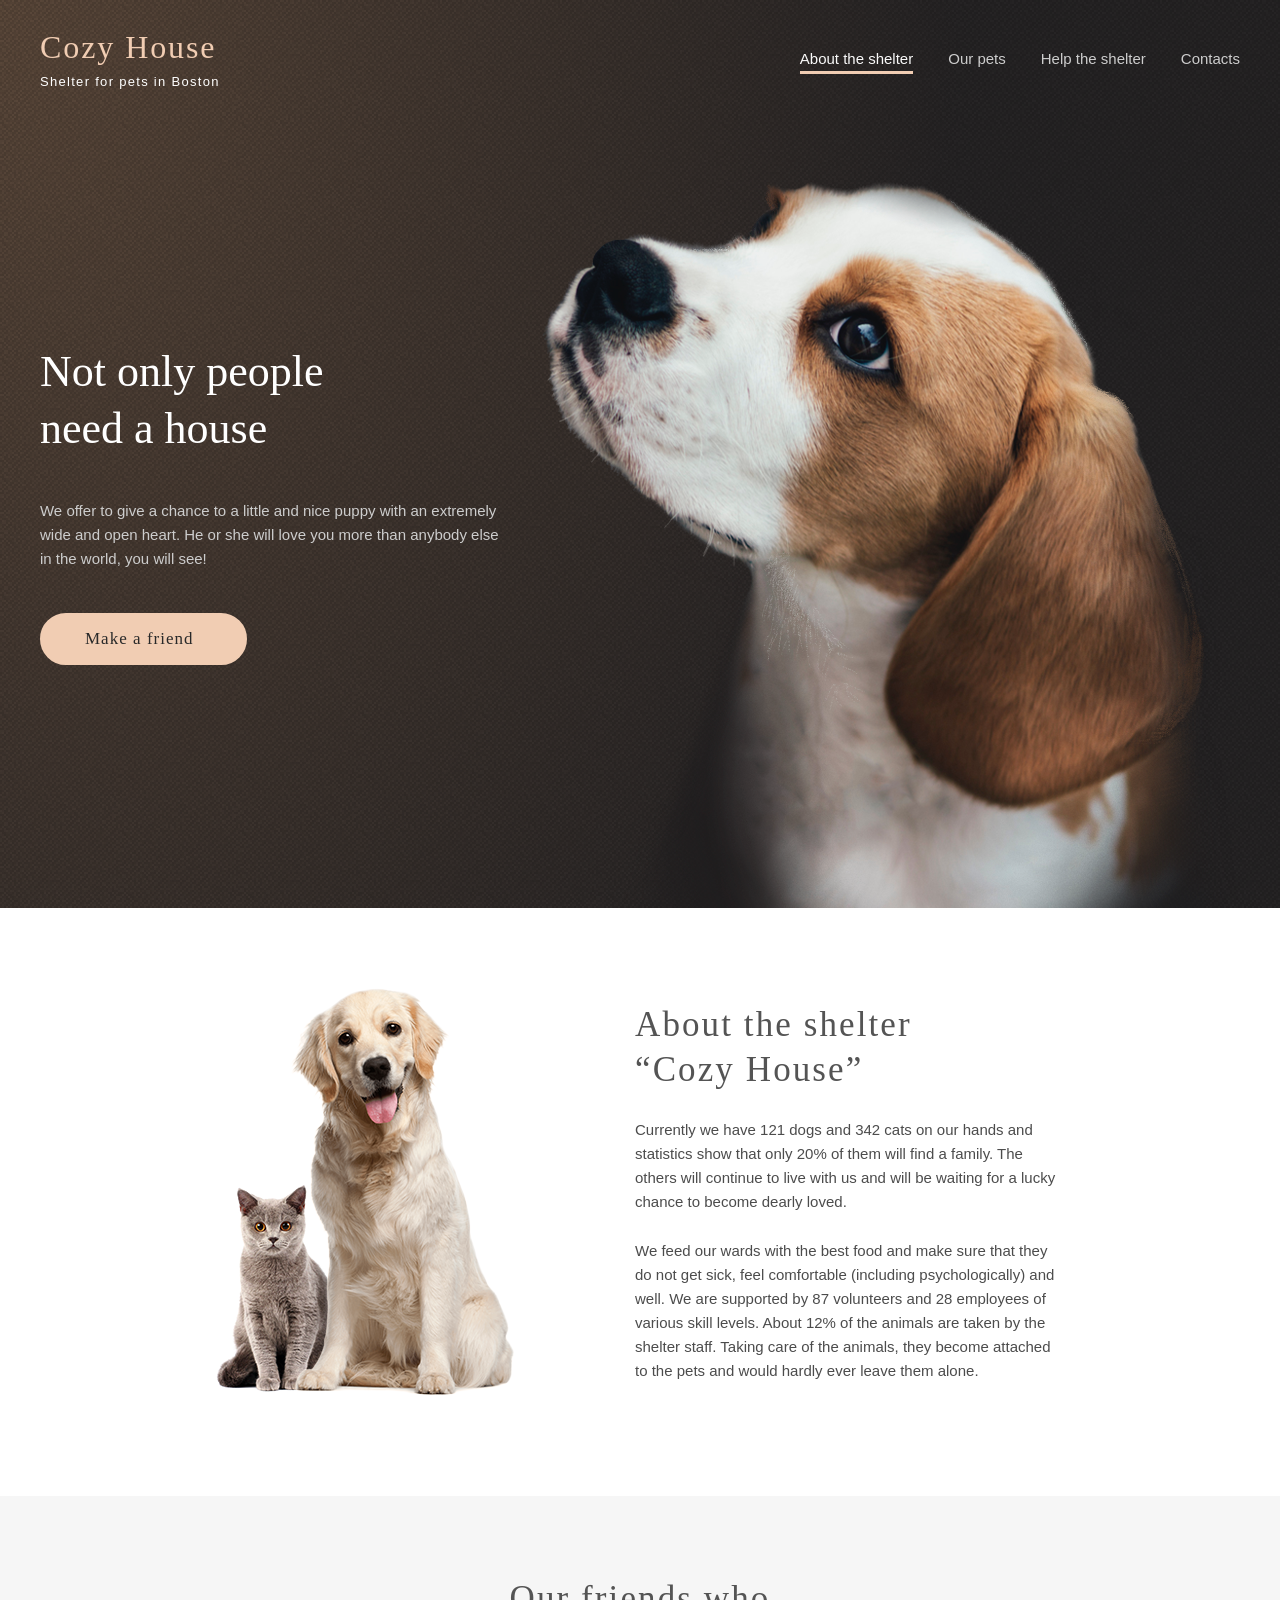
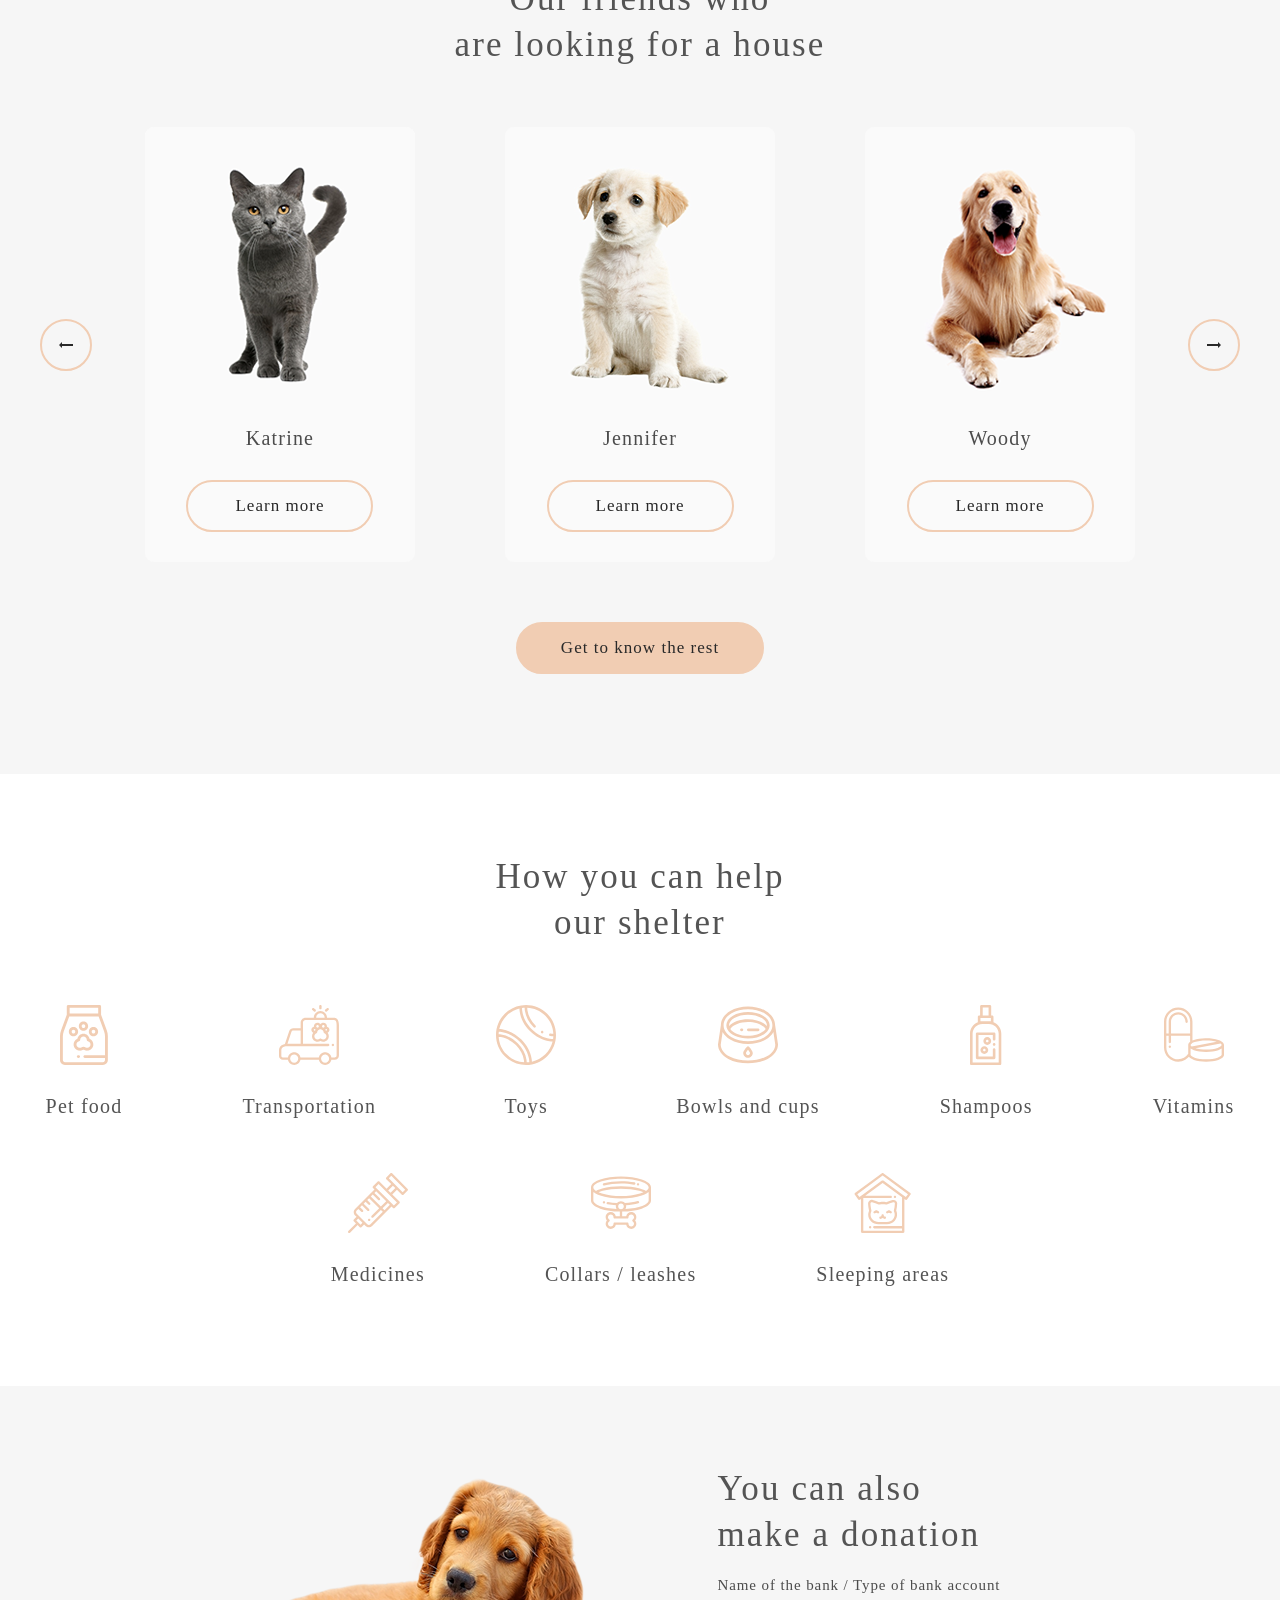
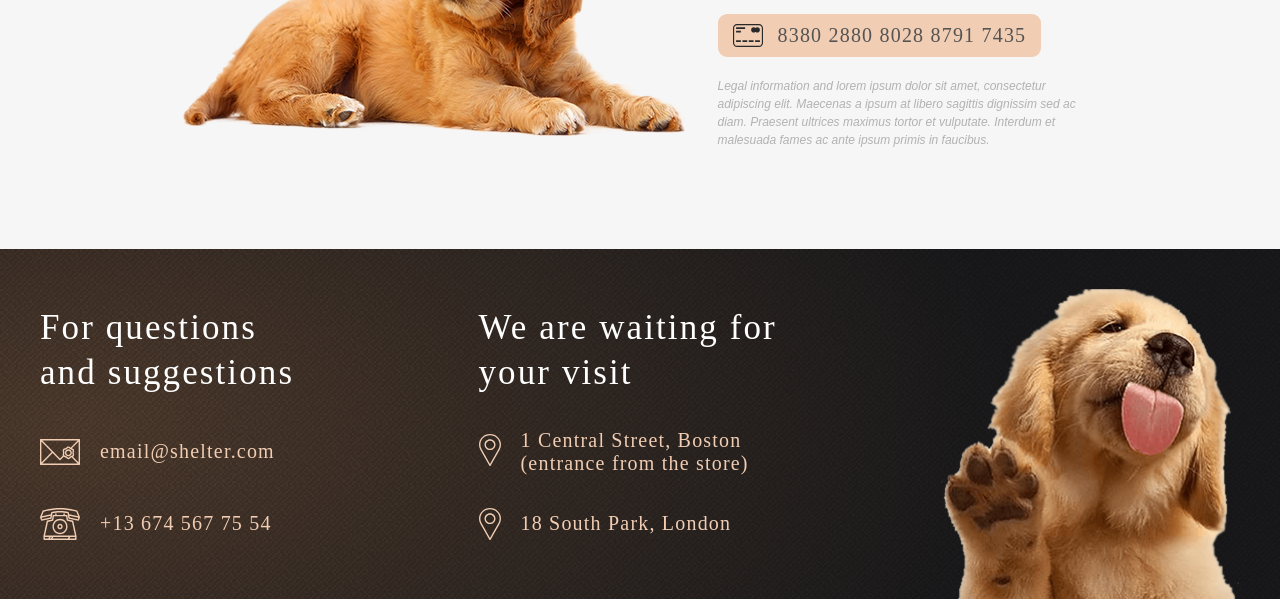
<file: shelter/index.html>
<!doctype html>
<html lang="en">
  <head>
    <meta charset="UTF-8" />
    <meta name="viewport" content="width=device-width, initial-scale=1.0" />

    <link rel="apple-touch-icon" sizes="180x180" href="assets/favicon/apple-touch-icon.png" />
    <link rel="icon" type="image/png" sizes="32x32" href="assets/favicon/favicon-32x32.png" />
    <link rel="icon" type="image/png" sizes="16x16" href="assets/favicon/favicon-16x16.png" />
    <link rel="manifest" href="assets/favicon/site.webmanifest" />

    <link rel="stylesheet" href="css/style.css" />
    <script src="js/index.js" defer></script>

    <title>Cozy House - Shelter for pets in Boston</title>
  </head>
  <body data-page="main">
    <div class="page">
      <header class="page__header">
        <div class="header__container container">
          <a class="logo" href="./">
            <div class="logo__title">Cozy House</div>
            <p class="logo__subtitle">Shelter for pets in Boston</p>
          </a>
          <nav class="header__menu menu">
            <ul class="menu__list">
              <li class="menu__item">
                <a href="#" class="menu__link" aria-current="page"> About the shelter </a>
              </li>
              <li class="menu__item">
                <a href="pets.html" class="menu__link">Our pets</a>
              </li>
              <li class="menu__item">
                <a href="#help" class="menu__link">Help the shelter</a>
              </li>
              <li class="menu__item">
                <a href="#contacts" class="menu__link">Contacts</a>
              </li>
            </ul>
            <div class="menu__icon"><span></span></div>
          </nav>
        </div>
      </header>
      <main class="page__main">
        <section class="hero" id="hero">
          <div class="hero__container container">
            <div class="hero__content">
              <h1 class="hero__title">Not only people<span class="text-line">need a house</span></h1>
              <p class="hero__subtitle">
                We offer to give a chance to a little and nice puppy with an extremely wide and open heart. He or she
                will love you more than anybody else in the world, you will see!
              </p>
              <a class="hero__btn btn btn-link" href="#our-friends"> Make a friend </a>
            </div>
            <div class="hero__image-wrapper">
              <img
                class="hero__image"
                src="assets/img/start-screen-puppy.png"
                width="260"
                height="271"
                alt="cute puppy looking up" />
            </div>
          </div>
        </section>
        <section class="about" id="about">
          <div class="about__container container">
            <div class="about__content">
              <h2 class="about__title section-title">About the shelter<span class="text-line">“Cozy House”</span></h2>
              <p class="about__text">
                Currently we have 121 dogs and 342 cats on our hands and statistics show that only 20% of them will find
                a family. The others will continue to live with us and will be waiting for a lucky chance to become
                dearly loved.
              </p>
              <p class="about__text">
                We feed our wards with the best food and make sure that they do not get sick, feel comfortable
                (including psychologically) and well. We are supported by 87 volunteers and 28 employees of various
                skill levels. About 12% of the animals are taken by the shelter staff. Taking care of the animals, they
                become attached to the pets and would hardly ever leave them alone.
              </p>
            </div>
            <div class="about__image-wrapper">
              <img
                class="about__image"
                src="assets/img/about-pets.png"
                alt="happy cat and dog together"
                width="260"
                height="354" />
            </div>
          </div>
        </section>
        <section class="our-friends" id="our-friends">
          <div class="our-friends__container container">
            <h2 class="our-friends__title section-title">
              Our friends who<span class="text-line">are looking for a house</span>
            </h2>
            <div class="our-friends__slider slider">
              <div class="slider__wrapper">
                <div class="slider__content">
                  <article class="slider__card card">
                    <img
                      class="card__image"
                      src="assets/img/pets-katrine.png"
                      width="270"
                      height="270"
                      alt="Katrine, Cat - British Shorthair" />
                    <h3 class="card__title">Katrine</h3>
                    <button class="card__btn btn" type="button">Learn more</button>
                  </article>
                  <article class="slider__card card">
                    <img
                      class="card__image"
                      src="assets/img/pets-jennifer.png"
                      width="270"
                      height="270"
                      alt="Jennifer, Dog - Labrador" />
                    <h3 class="card__title">Jennifer</h3>
                    <button class="card__btn btn" type="button">Learn more</button>
                  </article>
                  <article class="slider__card card">
                    <img
                      class="card__image"
                      src="assets/img/pets-woody.png"
                      width="270"
                      height="270"
                      alt="Woody, Dog - Golden Retriever" />
                    <h3 class="card__title">Woody</h3>
                    <button class="card__btn btn" type="button">Learn more</button>
                  </article>
                </div>
              </div>
              <button class="slider__btn slider__btn--prev" type="button" aria-label="Previous pets">
                <svg class="slider__btn-icon">
                  <use href="assets/svg/sprite.svg#arrow"></use>
                </svg>
              </button>
              <button class="slider__btn slider__btn--next" type="button" aria-label="Next pets">
                <svg class="slider__btn-icon">
                  <use href="assets/svg/sprite.svg#arrow"></use>
                </svg>
              </button>
            </div>
            <a class="our-friends__btn btn btn-link" href="pets.html"> Get to know the rest </a>
          </div>
        </section>
        <section class="help" id="help">
          <div class="help__container container">
            <h2 class="help__title section-title">How you can help<span class="text-line">our shelter</span></h2>
            <div class="help__wrapper">
              <div class="help__item item">
                <svg class="item__icon">
                  <use href="assets/svg/sprite.svg#food"></use>
                </svg>
                <h3 class="item__title">Pet food</h3>
              </div>
              <div class="help__item item">
                <svg class="item__icon">
                  <use href="assets/svg/sprite.svg#transportation"></use>
                </svg>
                <h3 class="item__title">Transportation</h3>
              </div>
              <div class="help__item item">
                <svg class="item__icon">
                  <use href="assets/svg/sprite.svg#toys"></use>
                </svg>
                <h3 class="item__title">Toys</h3>
              </div>
              <div class="help__item item">
                <svg class="item__icon">
                  <use href="assets/svg/sprite.svg#bowls-and-cups"></use>
                </svg>
                <h3 class="item__title">Bowls and cups</h3>
              </div>
              <div class="help__item item">
                <svg class="item__icon">
                  <use href="assets/svg/sprite.svg#shampoos"></use>
                </svg>
                <h3 class="item__title">Shampoos</h3>
              </div>
              <div class="help__item item">
                <svg class="item__icon">
                  <use href="assets/svg/sprite.svg#vitamins"></use>
                </svg>
                <h3 class="item__title">Vitamins</h3>
              </div>
              <div class="help__item item">
                <svg class="item__icon">
                  <use href="assets/svg/sprite.svg#medicines"></use>
                </svg>
                <h3 class="item__title">Medicines</h3>
              </div>
              <div class="help__item item">
                <svg class="item__icon">
                  <use href="assets/svg/sprite.svg#collars-or-leashes"></use>
                </svg>
                <h3 class="item__title">Collars / leashes</h3>
              </div>
              <div class="help__item item">
                <svg class="item__icon">
                  <use href="assets/svg/sprite.svg#sleeping-area"></use>
                </svg>
                <h3 class="item__title">Sleeping areas</h3>
              </div>
            </div>
          </div>
        </section>
        <section class="donation" id="donation">
          <div class="donation__container container">
            <div class="donation__content">
              <h2 class="donation__title section-title">You can also<span class="text-line">make a donation</span></h2>
              <p class="donation__subtitle">Name of the bank / Type of bank account</p>
              <a class="donation__link btn btn-link" href="#">
                <svg class="donation__card-icon">
                  <use href="assets/svg/sprite.svg#credit-card"></use>
                </svg>
                <h3 class="donation__card-number">8380 2880 8028 8791 7435</h3>
              </a>
              <p class="donation__text">
                Legal information and lorem ipsum dolor sit amet, consectetur adipiscing elit. Maecenas a ipsum at
                libero sagittis dignissim sed ac diam. Praesent ultrices maximus tortor et vulputate. Interdum et
                malesuada fames ac ante ipsum primis in faucibus.
              </p>
            </div>
            <div class="donation__image-wrapper">
              <img
                class="donation__image"
                src="assets/img/donation-dog.png"
                alt="cute red dog"
                width="260"
                height="135" />
            </div>
          </div>
        </section>
      </main>
      <footer class="page__footer" id="contacts">
        <div class="footer__conatiner container">
          <div class="footer__contacts">
            <h2 class="footer__caption">For questions and suggestions</h2>
            <a class="footer__link" href="mailto:email@shelter.com">
              <svg class="footer__icon icon-mail">
                <use href="assets/svg/sprite.svg#mail"></use>
              </svg>
              <span class="footer__link-txt">email@shelter.com</span>
            </a>
            <a class="footer__link" href="tel:+136745677554">
              <svg class="footer__icon icon-phone">
                <use href="assets/svg/sprite.svg#phone"></use>
              </svg>
              <span class="footer__link-txt">+13 674 567 75 54</span>
            </a>
          </div>
          <div class="footer__contacts">
            <h2 class="footer__caption">We are waiting for your visit</h2>
            <a class="footer__link" href="https://maps.app.goo.gl/qWAgjjFCxTzFN1om8" target="_blank">
              <div>
                <svg class="footer__icon icon-pin">
                  <use href="assets/svg/sprite.svg#pin"></use>
                </svg>
              </div>
              <span class="footer__link-txt"> 1 Central Street, Boston (entrance from the store) </span>
            </a>
            <a class="footer__link" href="https://maps.app.goo.gl/Zrut5nDXV7yZ6bX29" target="_blank">
              <svg class="footer__icon icon-pin">
                <use href="assets/svg/sprite.svg#pin"></use>
              </svg>
              <span class="footer__link-txt">18 South Park, London</span>
            </a>
          </div>
          <div class="footer__image-wrapper">
            <img
              class="footer__image"
              src="assets/img/footer-puppy.png"
              alt="cute red puppy"
              width="260"
              height="269" />
          </div>
        </div>
      </footer>
    </div>
  </body>
</html>
</file>
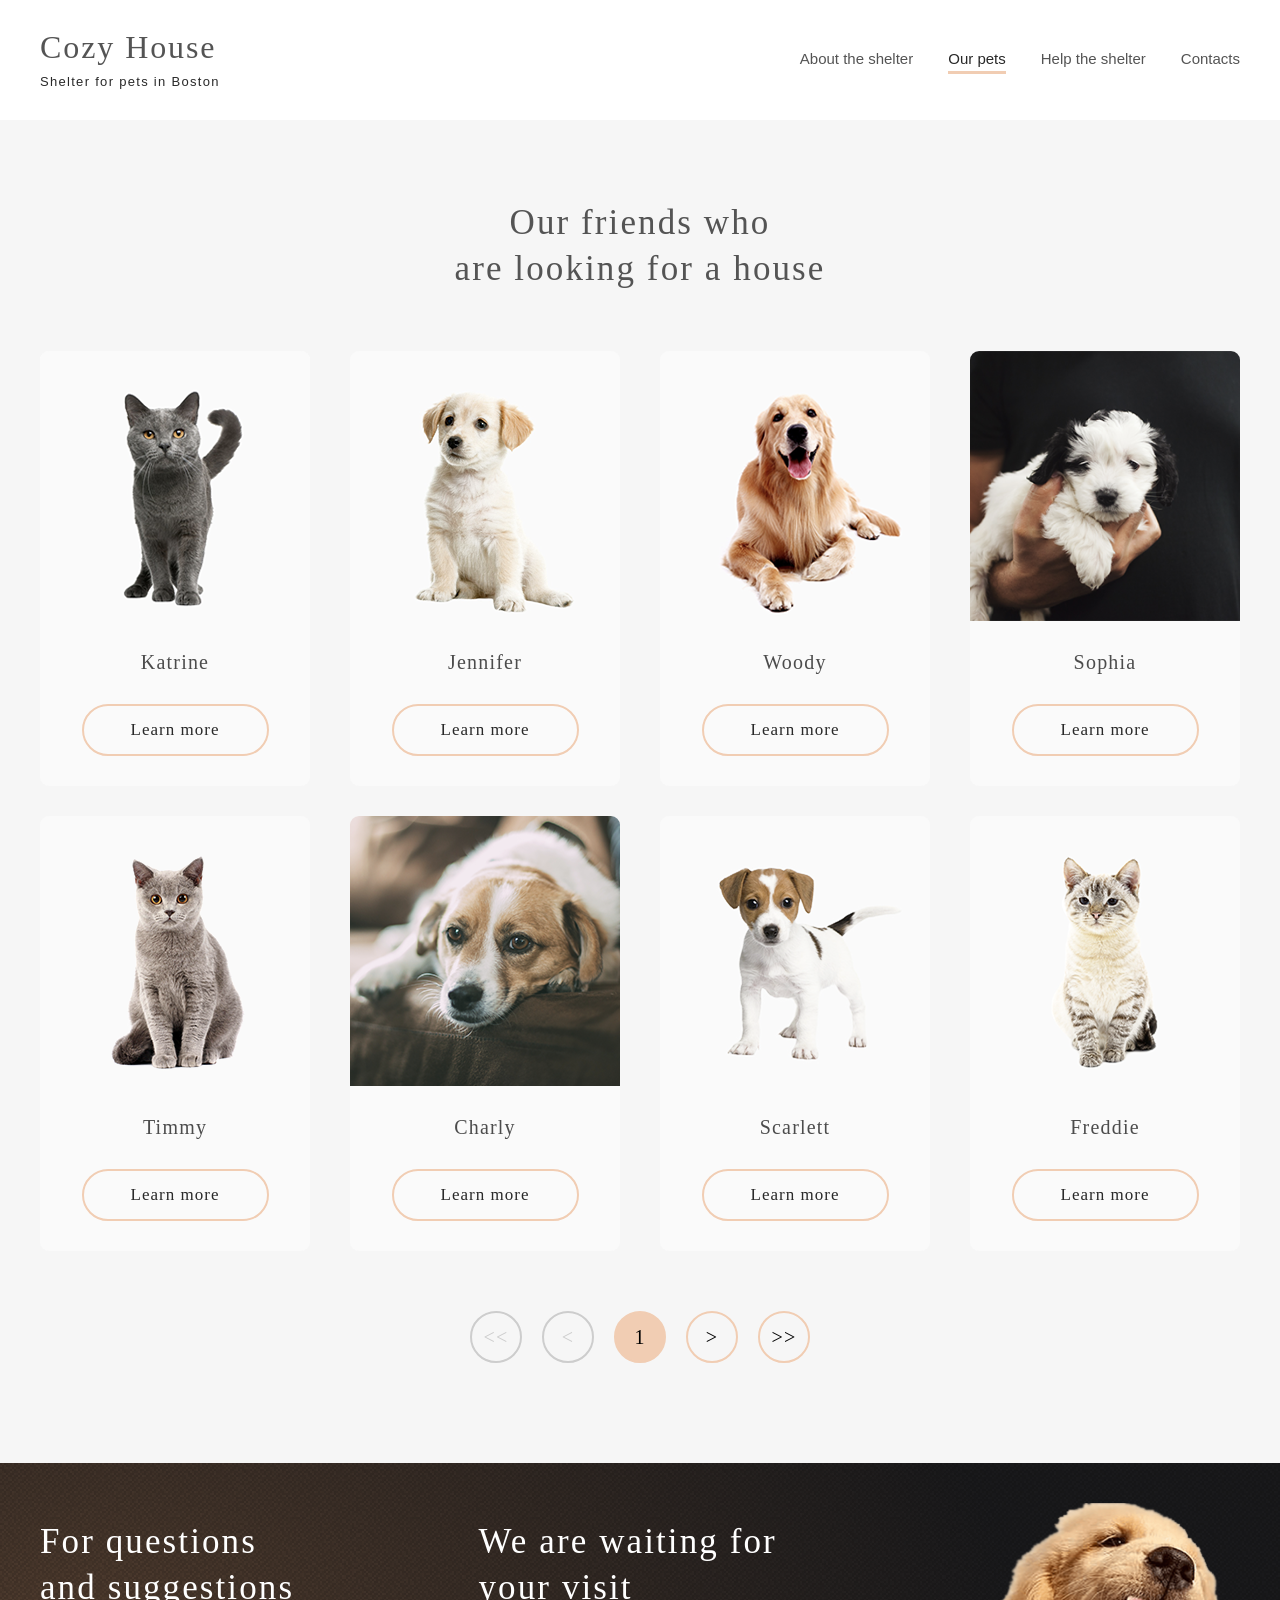
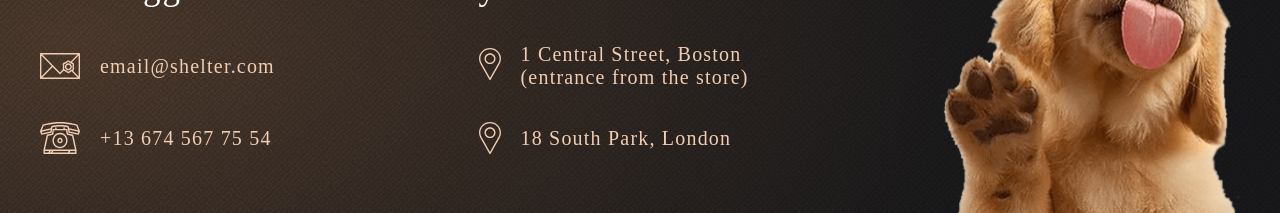
<file: shelter/pets.html>
<!doctype html>
<html lang="en">
  <head>
    <meta charset="UTF-8" />
    <meta name="viewport" content="width=device-width, initial-scale=1.0" />

    <link rel="apple-touch-icon" sizes="180x180" href="assets/favicon/apple-touch-icon.png" />
    <link rel="icon" type="image/png" sizes="32x32" href="assets/favicon/favicon-32x32.png" />
    <link rel="icon" type="image/png" sizes="16x16" href="assets/favicon/favicon-16x16.png" />
    <link rel="manifest" href="assets/favicon/site.webmanifest" />

    <link rel="stylesheet" href="css/style.css" />
    <script src="js/index.js" defer></script>

    <title>Our pets</title>
  </head>
  <body data-page="pets">
    <div class="page">
      <header class="page__header">
        <div class="header__container container">
          <a class="logo" href="index.html">
            <div class="logo__title">Cozy House</div>
            <p class="logo__subtitle">Shelter for pets in Boston</p>
          </a>
          <nav class="header__menu menu">
            <ul class="menu__list">
              <li class="menu__item">
                <a href="index.html" class="menu__link"> About the shelter </a>
              </li>
              <li class="menu__item">
                <a href="pets.html" class="menu__link" aria-current="page"> Our pets </a>
              </li>
              <li class="menu__item">
                <a href="index.html#help" class="menu__link"> Help the shelter </a>
              </li>
              <li class="menu__item">
                <a href="pets.html#contacts" class="menu__link">Contacts</a>
              </li>
            </ul>
            <div class="menu__icon"><span></span></div>
          </nav>
        </div>
      </header>
      <main class="page__main">
        <section class="pets" id="pets">
          <div class="pets__container container">
            <h1 class="pets__title section-title">
              Our friends who<span class="text-line">are looking for a house</span>
            </h1>
            <div class="pets__grid">
              <article class="pets__card card">
                <img
                  class="card__image"
                  src="assets/img/pets-katrine.png"
                  width="270"
                  height="270"
                  alt="Katrine, Cat - British Shorthair" />
                <h2 class="card__title">Katrine</h2>
                <button class="card__btn btn" type="button">Learn more</button>
              </article>
              <article class="pets__card card">
                <img
                  class="card__image"
                  src="assets/img/pets-jennifer.png"
                  width="270"
                  height="270"
                  alt="Jennifer, Dog - Labrador" />
                <h2 class="card__title">Jennifer</h2>
                <button class="card__btn btn" type="button">Learn more</button>
              </article>
              <article class="pets__card card">
                <img
                  class="card__image"
                  src="assets/img/pets-woody.png"
                  width="270"
                  height="270"
                  alt="Woody, Dog - Golden Retriever" />
                <h2 class="card__title">Woody</h2>
                <button class="card__btn btn" type="button">Learn more</button>
              </article>
              <article class="pets__card card">
                <img
                  class="card__image"
                  src="assets/img/pets-sophia.png"
                  width="270"
                  height="270"
                  alt="Sophia, Dog - Shih tzu" />
                <h2 class="card__title">Sophia</h2>
                <button class="card__btn btn" type="button">Learn more</button>
              </article>
              <article class="pets__card card">
                <img
                  class="card__image"
                  src="assets/img/pets-timmy.png"
                  width="270"
                  height="270"
                  alt="Timmy, Cat - British Shorthair" />
                <h2 class="card__title">Timmy</h2>
                <button class="card__btn btn" type="button">Learn more</button>
              </article>
              <article class="pets__card card">
                <img
                  class="card__image"
                  src="assets/img/pets-charly.png"
                  width="270"
                  height="270"
                  alt="Charly, Dog - Jack Russell Terrier" />
                <h2 class="card__title">Charly</h2>
                <button class="card__btn btn" type="button">Learn more</button>
              </article>
              <article class="pets__card card">
                <img
                  class="card__image"
                  src="assets/img/pets-scarlet.png"
                  width="270"
                  height="270"
                  alt="Scarlett, Dog - Jack Russell Terrier" />
                <h2 class="card__title">Scarlett</h2>
                <button class="card__btn btn" type="button">Learn more</button>
              </article>
              <article class="pets__card card">
                <img
                  class="card__image"
                  src="assets/img/pets-freddie.png"
                  width="270"
                  height="270"
                  alt="Freddie, Cat - British Shorthair" />
                <h2 class="card__title">Freddie</h2>
                <button class="card__btn btn" type="button">Learn more</button>
              </article>
            </div>
            <div class="pets__pagination">
              <button class="pets__btn pets__btn--start slider__btn" type="button" aria-label="To first page" disabled>
                &lt;&lt;
              </button>
              <button
                class="pets__btn pets__btn--prev slider__btn"
                type="button"
                aria-label="Previous pets page"
                disabled>
                &lt;
              </button>
              <button class="pets__btn pets__btn--page slider__btn" type="button" aria-label="Current pets page">
                1
              </button>
              <button class="pets__btn pets__btn--next slider__btn" type="button" aria-label="Next pets page">
                &gt;
              </button>
              <button class="pets__btn pets__btn--end slider__btn" type="button" aria-label="To last pets page">
                &gt;&gt;
              </button>
            </div>
          </div>
        </section>
      </main>
      <footer class="page__footer" id="contacts">
        <div class="footer__conatiner container">
          <div class="footer__contacts">
            <h2 class="footer__caption">For questions and suggestions</h2>
            <a class="footer__link" href="mailto:email@shelter.com">
              <svg class="footer__icon icon-mail">
                <use href="assets/svg/sprite.svg#mail"></use>
              </svg>
              <span class="footer__link-txt">email@shelter.com</span>
            </a>
            <a class="footer__link" href="tel:+136745677554">
              <svg class="footer__icon icon-phone">
                <use href="assets/svg/sprite.svg#phone"></use>
              </svg>
              <span class="footer__link-txt">+13 674 567 75 54</span>
            </a>
          </div>
          <div class="footer__contacts">
            <h2 class="footer__caption">We are waiting for your visit</h2>
            <a class="footer__link" href="https://maps.app.goo.gl/qWAgjjFCxTzFN1om8" target="_blank">
              <div>
                <svg class="footer__icon icon-pin">
                  <use href="assets/svg/sprite.svg#pin"></use>
                </svg>
              </div>
              <span class="footer__link-txt"> 1 Central Street, Boston (entrance from the store) </span>
            </a>
            <a class="footer__link" href="https://maps.app.goo.gl/Zrut5nDXV7yZ6bX29" target="_blank">
              <svg class="footer__icon icon-pin">
                <use href="assets/svg/sprite.svg#pin"></use>
              </svg>
              <span class="footer__link-txt">18 South Park, London</span>
            </a>
          </div>
          <div class="footer__image-wrapper">
            <img
              class="footer__image"
              src="assets/img/footer-puppy.png"
              alt="cute red puppy"
              width="260"
              height="269" />
          </div>
        </div>
      </footer>
    </div>
  </body>
</html>
</file>
<file: shelter/css/style.css>
/*=============== VARIABLES CSS ===============*/
:root {
  --color-light-xl: #fff;
  --color-light-l: #f6f6f6;
  --color-light-s: #fafafa;
  --color-dark-s: #cdcdcd;
  --color-dark-m: #b2b2b2;
  --color-dark: #000;
  --color-dark-l: #545454;
  --color-dark-xl: #4c4c4c;
  --color-dark-2xl: #444;
  --color-dark-3xl: #292929;
  --color-primary: #f1cdb3;
  --color-primary-light: #fddcc4;
  --start-screen-gradient-background:
    url("../assets/img/noise_transparent@2x.png"), radial-gradient(75% 40% at 0% 0%, #5b483a 0%, #262425 100%), #211f20;
  --footer-gradient-background:
    url("../assets/img/noise_transparent@2x.png"), radial-gradient(73.6% 150% at 5.78% 50%, #513d2f 0%, #1a1a1c 100%),
    #211f20;

  --font-primary: "Georgia", serif;
  --font-secondary: "Arial", sans-serif;

  --font-regular: 400;

  --font-normal: normal;
  --font-italic: italic;

  --text-h1: clamp(1.5625rem, calc(1.5625rem + (2.75 - 1.5625) * ((100vw - 20rem) / (48 - 20))), 2.75rem); /*25 - 44px*/
  --text-h2: clamp(
    1.5625rem,
    calc(1.5625rem + (2.1875 - 1.5625) * ((100vw - 20rem) / (48 - 20))),
    2.1875rem
  ); /*25 - 35px*/
  --text-logo: 2rem; /*32px*/
  --text-h3: clamp(0.9375rem, calc(0.9375rem + (1.25 - 0.9375) * ((100vw - 20rem) / 28)), 1.25rem); /*15 - 20px*/
  --text-h3-l: 1.25rem;
  --text-button: 1.0625rem; /*17px*/
  --text-body: 0.9375rem; /*15px*/
  --text-logo-s: 0.8125rem; /*13px*/
  --text-body-s: 0.75rem; /*12px*/

  --space-container: clamp(0.625rem, -0.2679rem + 4.4643vw, 1.875rem);
  --space-continer-header: clamp(1.25rem, 0.8036rem + 2.2321vw, 1.875rem);
  --space-continer-l: clamp(1.875rem, 0.9375rem + 1.9531vw, 2.5rem);

  --hero-img-width-mob: clamp(16.25rem, calc(16.25rem + (35.5625 - 16.25) * ((100vw - 20rem) / (48 - 20))), 35.5625rem);
  --hero-img-width-desk: 43.625rem;

  --about-img-width-mob: clamp(16.25rem, calc(16.25rem + (18.75 - 16.25) * ((100vw - 20rem) / (48 - 20))), 18.75rem);
  --about-img-width-desk: 18.75rem;

  --help-item-icon-mob: clamp(3.125rem, calc(3.125rem + (3.75 - 3.125) * ((100vw - 20rem) / 28)), 3.75rem);

  --space-help-item-inline-mob: clamp(1.875rem, calc(1.875rem + (3.75 - 1.875) * ((100vw - 20rem) / 28)), 3.75rem);

  --help-item-size: clamp(8.125rem, calc(8.125rem + (10.625 - 8.125) * ((100vw - 20rem) / 28)), 10.625rem);

  --donation-img-width-mob: clamp(16.25rem, calc(16.25rem + (31.5625 - 16.25) * ((100vw - 20rem) / 28)), 31.5625rem);

  --footer-img-width-mob: clamp(16.25rem, calc(16.25rem + (18.75 - 16.25) * ((100vw - 20rem) / 28)), 18.75rem);

  --slider-content-gap-mob: clamp(
    0.625rem,
    calc(0.625rem + (2.5 - 0.625) * ((100vw - 26.5625rem) / (48 - 26.5625))),
    2.5rem
  );

  --slider-content-gap-tab: clamp(0.75rem, calc(0.75rem + (3.3125 - 0.75) * ((100vw - 48rem) / (80 - 48))), 3.3125rem);

  --slider-content-gap-desk: clamp(0.75rem, calc(0.75rem + (3.3125 - 0.75) * ((100vw - 64rem) / (80 - 64))), 3.3125rem);
}

/*=============== BASE ===============*/
*,
*::before,
*::after {
  box-sizing: border-box;
}

html {
  font-family: system-ui, "Segoe UI", Roboto, Helvetica, Arial, sans-serif, "Apple Color Emoji", "Segoe UI Emoji";
  line-height: 1.15;
  -webkit-text-size-adjust: 100%;
  tab-size: 4;
  scroll-behavior: smooth;
}

html,
body {
  min-height: 100vh;
  min-height: 100dvh;
}

body {
  color: var(--color-dark-xl);
  background: var(--start-screen-gradient-background);
  font-family: var(--font-primary);
  font-style: var(--font-normal);
  font-weight: var(--font-regular);
  font-size: var(--text-body);
  margin: 0;
}

h1,
h2,
h3,
p {
  margin: 0;
}

ul,
ol {
  margin: 0;
  padding: 0;
  list-style: none;
}

a {
  text-decoration: none;
}

button {
  font-family: inherit;
  font-size: 100%;
  line-height: 1.15;
  margin: 0;
}

img {
  max-width: 100%;
  height: auto;
  display: block;
}

/*=============== PAGE ===============*/
.page {
  display: flex;
  flex-direction: column;
  min-height: 100vh;
  min-height: 100dvh;
}

.container {
  width: 100%;
  padding-inline: var(--space-container);
  margin-inline: auto;
}

.page__main {
  flex: 1;
}

.btn {
  min-width: 12.938rem;
  appearance: none;
  border: 2px solid var(--color-primary);
  border-radius: 6.25rem;
  background-color: transparent;
  color: var(--color-dark-3xl);
  padding: 0.813rem 2.688rem;
  font-size: var(--text-button);
  line-height: 1.3;
  letter-spacing: 0.06em;
  cursor: pointer;
  transition:
    background-color 200ms ease,
    border-color 200ms ease;
}

@media (hover: hover) and (pointer: fine) {
  .btn:hover {
    background-color: var(--color-primary-light);
    border-color: var(--color-primary-light);
  }
}

.btn-link {
  background-color: var(--color-primary);
  border-color: var(--color-primary);
}

.section-title {
  font-weight: var(--font-regular);
  font-size: var(--text-h2);
  line-height: 1.3;
  letter-spacing: 0.06em;
  color: var(--color-dark-l);
  text-align: center;
}

.text-line {
  display: block;
}

/*=============== HEADER ===============*/
.header__container {
  display: flex;
  align-items: center;
  padding-block-start: 1.875rem;
  padding-inline: var(--space-continer-header);
}

.logo__title {
  font-size: var(--text-logo);
  line-height: 1.1;
  letter-spacing: 0.06em;
  color: var(--color-primary);
}

.logo__subtitle {
  text-align: end;
  margin-top: 0.625rem;
  margin-right: 1px;
  font-family: var(--font-secondary);
  font-size: var(--text-logo-s);
  letter-spacing: 0.1em;
  color: var(--color-light-xl);
}

.header__menu {
  margin-left: auto;
}

.menu__list {
  position: fixed;
  top: 0;
  right: 0;
  bottom: 0;
  width: 100%;
  max-width: 20rem;
  display: flex;
  flex-direction: column;
  align-items: center;
  justify-content: center;
  gap: 2.688rem;
  background: var(--color-dark-3xl);
  z-index: 10;
  transform: translateX(100%);
}

.menu__link {
  display: block;
  position: relative;
  font-family: var(--font-secondary);
  font-size: var(--text-logo);
  line-height: 1.6;
  color: var(--color-dark-s);
  padding-bottom: 3px;
  transition: color 150ms ease;
}

@media (hover: hover) and (pointer: fine) {
  .menu__link:hover {
    color: var(--color-light-s);
  }
}

.menu__link[aria-current="page"] {
  color: var(--color-light-s);
  cursor: default;
  pointer-events: none;
}

.menu__link[aria-current="page"]::after {
  content: "";
  position: absolute;
  left: 0;
  bottom: 0;
  height: 3px;
  width: 100%;
  background-color: var(--color-primary);
}

.menu__icon {
  position: relative;
  width: 1.875rem;
  height: 1.375rem;
  z-index: 11;
  cursor: pointer;
}

.menu__icon span,
.menu__icon::before,
.menu__icon::after {
  position: absolute;
  left: 0;
  width: 100%;
  height: 0.125rem;
  background-color: var(--color-primary);
}

.menu__icon::before,
.menu__icon::after {
  content: "";
}

.menu__icon span {
  top: 50%;
  transform: translateY(-50%);
}

.menu__icon::before {
  top: 0;
}

.menu__icon::after {
  bottom: 0;
}

@media (min-width: 768px) {
  .container {
    padding-inline: var(--space-continer-l);
  }

  .menu__icon {
    display: none;
  }

  .menu__list {
    position: static;
    transform: translateX(0);
    background: transparent;
    flex-direction: row;
    max-width: 100%;
    gap: 2.188rem;
  }

  .menu__link {
    font-size: var(--text-body);
  }
}

@media (min-width: 1280px) {
  .container {
    max-width: 80rem;
  }
}

/*=============== MAIN ===============*/
/*========== hero ==========*/
.hero__container {
  display: flex;
  flex-direction: column;
  align-items: center;
  gap: 6.563rem;
  padding-block-start: 3.75rem;
}

.hero__content {
  display: flex;
  flex-direction: column;
  align-items: center;
  gap: 2.625rem;
  max-width: 28.75rem;
}

.hero__title {
  font-weight: var(--font-regular);
  font-size: var(--text-h1);
  line-height: 1.3;
  letter-spacing: 0.06em;
  text-align: center;
  color: var(--color-light-xl);
}

.hero__subtitle {
  font-family: var(--font-secondary);
  line-height: 1.6;
  text-align: center;
  color: var(--color-dark-s);
}

.hero__image-wrapper {
  align-self: flex-end;
  width: 100%;
  max-width: var(--hero-img-width-mob);
}

.hero__image {
  width: 100%;
}

@media (min-width: 768px) {
  .hero__container {
    gap: 6.25rem;
  }

  .hero__title,
  .hero__subtitle {
    align-self: flex-start;
    letter-spacing: normal;
    text-align: start;
  }
}

@media (min-width: 1024px) {
  .hero__container {
    flex-direction: row;
    padding-block-start: 5.625rem;
    gap: 2.625rem;
  }

  .hero__content {
    margin-top: -5rem;
  }

  .hero__btn {
    align-self: start;
  }

  .hero__image-wrapper {
    max-width: var(--hero-img-width-desk);
  }
}

/*========== about ==========*/
.about {
  background: var(--color-light-xl);
}

.about__container {
  display: flex;
  flex-direction: column;
  justify-content: center;
  align-items: center;
  padding-block: 2.625rem;
  gap: 2.625rem;
}

.about__content {
  display: flex;
  flex-direction: column;
  align-items: stretch;
  gap: 1.563rem;
  padding-inline: 0.938rem;
  max-width: 26.875rem;
}

.about__text {
  font-family: var(--font-secondary);
  line-height: 1.6;
  text-align: justify;
}

.about__text:not(:first-of-type) {
  margin-top: -3px;
}

.about__image-wrapper {
  width: 100%;
  max-width: var(--about-img-width-mob);
}

.about__image {
  width: 100%;
}

@media (min-width: 768px) {
  .about__container {
    gap: 5rem;
    padding-block: 5rem 6.25rem;
  }

  .about__content {
    padding-inline: 0;
  }

  .about__title,
  .about__text {
    text-align: start;
  }

  .about__text:not(:first-of-type) {
    margin-top: 0;
  }

  .about__image-wrapper {
    max-width: var(--about-img-width-desk);
  }
}

@media (min-width: 1024px) {
  .about__container {
    flex-direction: row;
    gap: 7.5rem;
  }

  .about__content {
    order: 1;
  }
}

/*========== our-friends ==========*/
.our-friends {
  background: var(--color-light-l);
}

.our-friends__container {
  display: flex;
  flex-direction: column;
  justify-content: center;
  align-items: center;
  padding-block: 2.625rem;
  gap: 2.625rem;
}

.slider {
  width: 100%;
  display: flex;
  flex-wrap: wrap;
  align-items: center;
  justify-content: center;
  column-gap: 5rem;
  row-gap: 1.25rem;
}

.slider__wrapper {
  width: 16.875rem;
  overflow: hidden;
  order: 1;
}

.slider__content {
  display: flex;
  align-items: center;
  flex-wrap: nowrap;
  gap: 2.5rem;
}

.card {
  flex: 0 0 100%;
  max-width: 16.875rem;
  display: flex;
  flex-direction: column;
  align-items: center;
  background: var(--color-light-s);
  border-radius: 0.563rem;
  overflow: hidden;
  cursor: pointer;
  transition: background-color 0.2s ease;
}

.card > * {
  margin-bottom: 1.875rem;
}

.card__title {
  font-weight: var(--font-regular);
  font-size: var(--text-h3-l);
  letter-spacing: 0.06em;
}

@media (hover: hover) and (pointer: fine) {
  .card:hover {
    background-color: var(--color-light-xl);
  }
}

.card__btn {
  min-width: 11.688rem;
}

@media (hover: hover) and (pointer: fine) {
  .card:hover .card__btn {
    background-color: var(--color-primary-light);
    border-color: var(--color-primary-light);
  }
}

.slider__btn {
  flex-shrink: 0;
  padding: 0;
  width: 3.25rem;
  height: 3.25rem;
  border-radius: 6.25rem;
  border: 2px solid var(--color-primary);
  background-color: transparent;
  display: flex;
  align-items: center;
  justify-content: center;
  order: 2;
  cursor: pointer;
  transition:
    background-color 0.2s ease,
    border-color 0.2s ease;
}

.slider__btn-icon {
  width: 0.875rem;
  height: 0.375rem;
  color: var(--color-dark-3xl);
}

@media (hover: hover) and (pointer: fine) {
  .slider__btn:hover {
    background-color: var(--color-primary-light);
    border-color: var(--color-primary-light);
  }
}

.slider__btn:disabled {
  border-color: var(--color-dark-s);
  pointer-events: none;
  cursor: default;
  color: var(--color-dark-s);
}

.slider__btn:disabled .slider__btn-icon {
  color: var(--color-dark-s);
}

.slider__btn--next .slider__btn-icon {
  transform: rotate(-180deg);
}

@media (min-width: 425px) {
  .slider {
    flex-wrap: nowrap;
    gap: var(--slider-content-gap-mob);
  }

  .slider__btn--prev {
    order: 0;
  }
}

@media (min-width: 768px) {
  .our-friends__container {
    padding-block: 5rem 6.25rem;
    gap: 3.75rem;
  }

  .slider__wrapper {
    width: calc((16.875rem * 2) + 2.5rem);
  }

  .slider {
    gap: var(--slider-content-gap-tab);
  }
}

@media (min-width: 1024px) {
  .slider__wrapper {
    flex: 1;
  }

  .slider {
    gap: var(--slider-content-gap-desk);
  }

  .slider__content {
    justify-content: space-between;
    gap: 0.5rem;
  }
}

/*========== help ==========*/
.help {
  background: var(--color-light-xl);
}

.help__container {
  display: flex;
  flex-direction: column;
  align-items: center;
  padding-block: 2.625rem;
  padding-inline: 0.938rem;
  gap: 2.625rem;
}

.help__wrapper {
  width: 100%;
  display: grid;
  grid-template-columns: repeat(auto-fill, minmax(var(--help-item-size), 1fr));
  gap: var(--space-help-item-inline-mob);
}

.item {
  display: flex;
  flex-direction: column;
  align-items: center;
  gap: 1.25rem;
}

.item__icon {
  width: var(--help-item-icon-mob);
  height: var(--help-item-icon-mob);
  color: var(--color-primary);
}

.item__title {
  font-weight: var(--font-regular);
  font-size: var(--text-h3);
  line-height: 1.1;
  letter-spacing: 0.06em;
  text-align: center;
  color: var(--color-dark-l);
}

@media (min-width: 768px) {
  .help__container {
    padding-block: 5rem 6.25rem;
    padding-inline: 4.313rem;
    gap: 3.75rem;
  }

  .help__wrapper {
    grid-template-columns: repeat(3, 1fr);
    column-gap: 3.75rem;
    row-gap: 3.438rem;
  }

  .item {
    gap: 1.875rem;
  }

  .item__title {
    line-height: 1.15;
  }
}

@media (min-width: 1024px) {
  .help__container {
    padding-inline: var(--space-container);
  }

  .help__wrapper {
    display: flex;
    column-gap: 7.5rem;
    align-items: center;
    justify-content: center;
    flex-wrap: wrap;
  }
}

/*========== donation ==========*/
.donation {
  background: var(--color-light-l);
}

.donation__container {
  display: flex;
  flex-direction: column;
  align-items: center;
  padding-block: 2.625rem;
  gap: 2.625rem;
}

.donation__content {
  display: flex;
  flex-direction: column;
  align-items: center;
  gap: 1.25rem;
  padding-inline: 0.625rem;
  max-width: 23.75rem;
}

.donation__subtitle {
  line-height: 1.6;
}

.donation__link {
  display: flex;
  align-items: center;
  gap: 0.938rem;
  border-radius: 0.563rem;
  padding: 0.5rem 0.813rem;
  min-width: 17.563rem;
}

.donation__card-icon {
  width: 1.875rem;
  height: 1.438rem;
  color: var(--color-dark-3xl);
}

.donation__card-number {
  font-weight: var(--font-regular);
  font-size: var(--text-h3);
  line-height: 1.1;
  letter-spacing: 0.06em;
  color: var(--color-dark-l);
}

.donation__text {
  font-family: var(--font-secondary);
  font-style: var(--font-italic);
  font-size: var(--text-body-s);
  line-height: 1.5;
  text-align: justify;
  color: var(--color-dark-m);
}

.donation__image-wrapper {
  width: 100%;
  max-width: var(--donation-img-width-mob);
}

.donation__image {
  width: 100%;
}

@media (min-width: 768px) {
  .donation__container {
    padding-block: 5rem 6.25rem;
    gap: 3.75rem;
  }

  .donation__content {
    align-items: start;
    padding-inline: 0;
  }

  .donation__content > * {
    text-align: start;
  }

  .donation__subtitle {
    line-height: 1.1;
    letter-spacing: 0.06em;
  }
}

@media (min-width: 1024px) {
  .donation__container {
    flex-direction: row;
    justify-content: center;
    gap: 1.875rem;
  }

  .donation__content {
    order: 1;
  }
}

/*=============== FOOTER ===============*/
.page__footer {
  background: var(--footer-gradient-background);
}

.footer__conatiner {
  display: flex;
  flex-direction: column;
  flex-wrap: wrap;
  align-items: center;
  padding-block-start: 1.875rem;
  gap: 2.5rem;
}

.footer__contacts {
  display: flex;
  flex-direction: column;
  align-items: center;
  gap: 2.5rem;
}

.footer__caption {
  width: 100%;
  font-weight: var(--font-regular);
  font-size: var(--text-h2);
  line-height: 1.3;
  letter-spacing: 0.06em;
  color: var(--color-light-xl);
  text-align: center;
}

.footer__link {
  display: flex;
  align-items: center;
  gap: 1.25rem;
}

.footer__icon {
  color: var(--color-primary);
  transition: color 0.2s ease;
}

.icon-mail {
  width: 2.5rem;
  height: 1.625rem;
}

.icon-phone {
  width: 2.5rem;
  height: 2rem;
}

.icon-pin {
  width: 1.375rem;
  height: 2rem;
}

.footer__link-txt {
  font-size: var(--text-h3-l);
  line-height: 1.15;
  letter-spacing: 0.06em;
  color: var(--color-primary);
  transition: color 0.2s ease;
}

.footer__link:hover .footer__icon,
.footer__link:hover .footer__link-txt {
  color: var(--color-light-s);
}

.footer__contacts:first-of-type > .footer__link:first-of-type {
  min-height: 2rem;
}

.footer__contacts + .footer__contacts {
  align-items: start;
}

.footer__contacts + .footer__contacts > .footer__caption {
  padding-inline: 0.938rem;
}

.footer__image-wrapper {
  width: 100%;
  max-width: var(--footer-img-width-mob);
}

.footer__image {
  width: 100%;
}

@media (min-width: 768px) {
  .footer__conatiner {
    flex-direction: row;
    justify-content: center;
    column-gap: 3.75rem;
    row-gap: 4.063rem;
  }

  .footer__contacts {
    align-items: start;
  }

  .footer__contacts:first-of-type {
    max-width: 17.438rem;
    gap: 2.5rem;
  }

  .footer__contacts + .footer__contacts {
    max-width: 18.875rem;
    gap: 2.063rem;
  }

  .footer__caption {
    text-align: start;
  }

  .footer__contacts + .footer__contacts > .footer__caption {
    padding-inline: 0;
  }

  @media (min-width: 1024px) {
    .footer__conatiner {
      padding-block-start: 2.5rem;
      flex-wrap: nowrap;
      justify-content: space-between;
      align-items: start;
      gap: 2rem;
    }

    .footer__contacts {
      margin-top: 1rem;
    }
  }
}

/*=============== PETS HEADER  ==============*/
[data-page="pets"] {
  background: var(--color-light-xl);
}

[data-page="pets"] .header__container {
  padding-block: 1.875rem;
}

[data-page="pets"] .logo__title {
  color: var(--color-dark-l);
}

[data-page="pets"] .logo__subtitle {
  color: var(--color-dark-3xl);
}

[data-page="pets"] .menu__link {
  color: var(--color-dark-l);
}

[data-page="pets"] .menu__link:hover {
  color: var(--color-dark-3xl);
}

[data-page="pets"] .menu__link[aria-current="page"] {
  color: var(--color-dark-3xl);
}

[data-page="pets"] .menu__icon span,
[data-page="pets"] .menu__icon::before,
[data-page="pets"] .menu__icon::after {
  background-color: var(--color-dark);
}

/*=============== PETS MAIN  ==============*/
[data-page="pets"] .page__main {
  background: var(--color-light-l);
}

.pets__container {
  display: flex;
  flex-direction: column;
  align-items: center;
  padding-block: 2.625rem;
  gap: 2.625rem;
}

.pets__content {
  width: 100%;
}

.pets__grid {
  width: 100%;
  display: grid;
  grid-template-columns: repeat(auto-fill, 16.875rem);
  justify-content: center;
  column-gap: 2.5rem;
  row-gap: 1.875rem;
}

.card:nth-child(n + 4) {
  display: none;
}

.pets__pagination {
  display: flex;
  align-items: center;
  gap: 0.625rem;
}

.pets__btn.slider__btn {
  font-size: var(--text-h3);
  line-height: 1.15;
  letter-spacing: 0.06em;
}

.pets__btn.pets__btn--page {
  background-color: var(--color-primary);
}

.pets__btn.pets__btn--page:hover {
  background-color: var(--color-primary-light);
}

@media (min-width: 768px) {
  .pets__container {
    padding-block: 5rem 4.75rem;
    gap: 1.875rem;
  }

  .card:nth-child(n + 4) {
    display: flex;
  }

  .card:nth-child(n + 7) {
    display: none;
  }

  .pets__pagination {
    margin-top: 0.625rem;
    gap: 1.25rem;
  }
}

@media (min-width: 1280px) {
  .pets__container {
    padding-block: 5rem 6.25rem;
    gap: 3.75rem;
  }

  .pets__pagination {
    margin-top: 0;
    gap: 1.25rem;
  }

  .card:nth-child(n + 7) {
    display: flex;
  }
}
</file>
